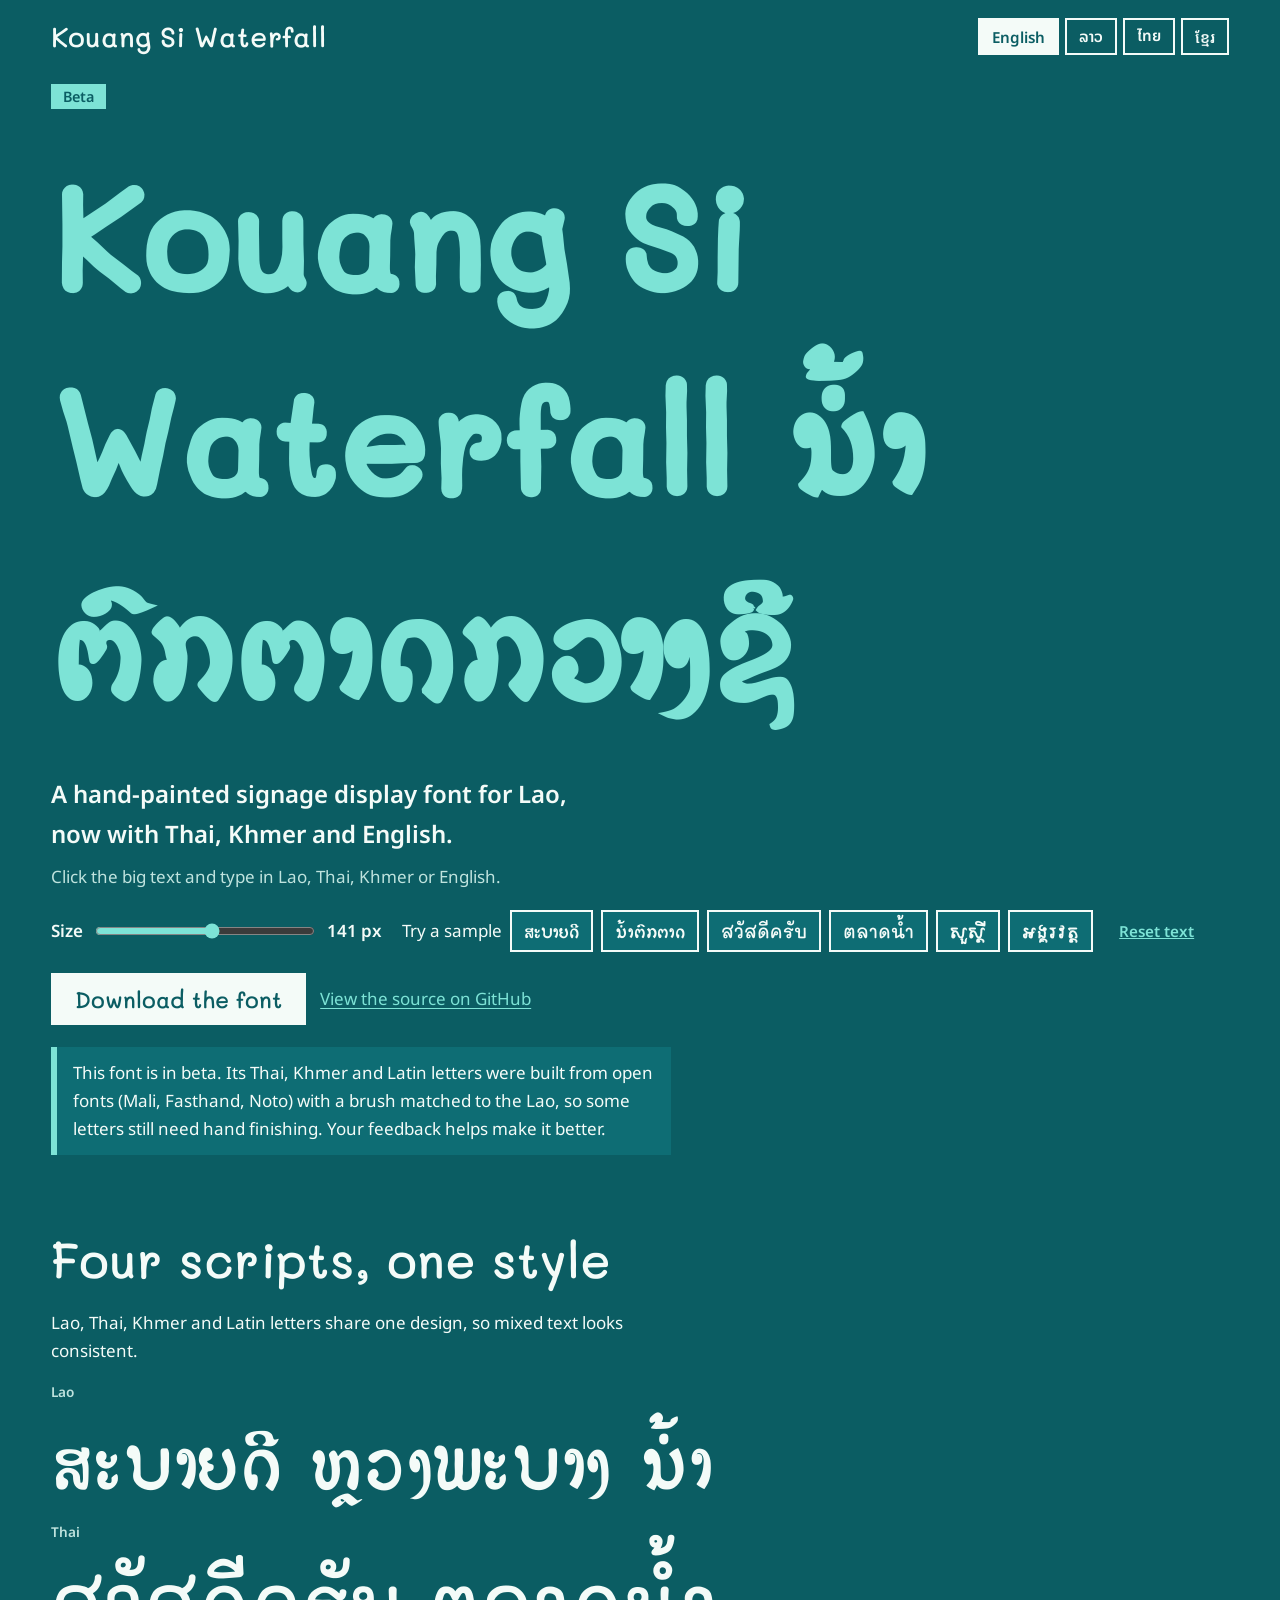
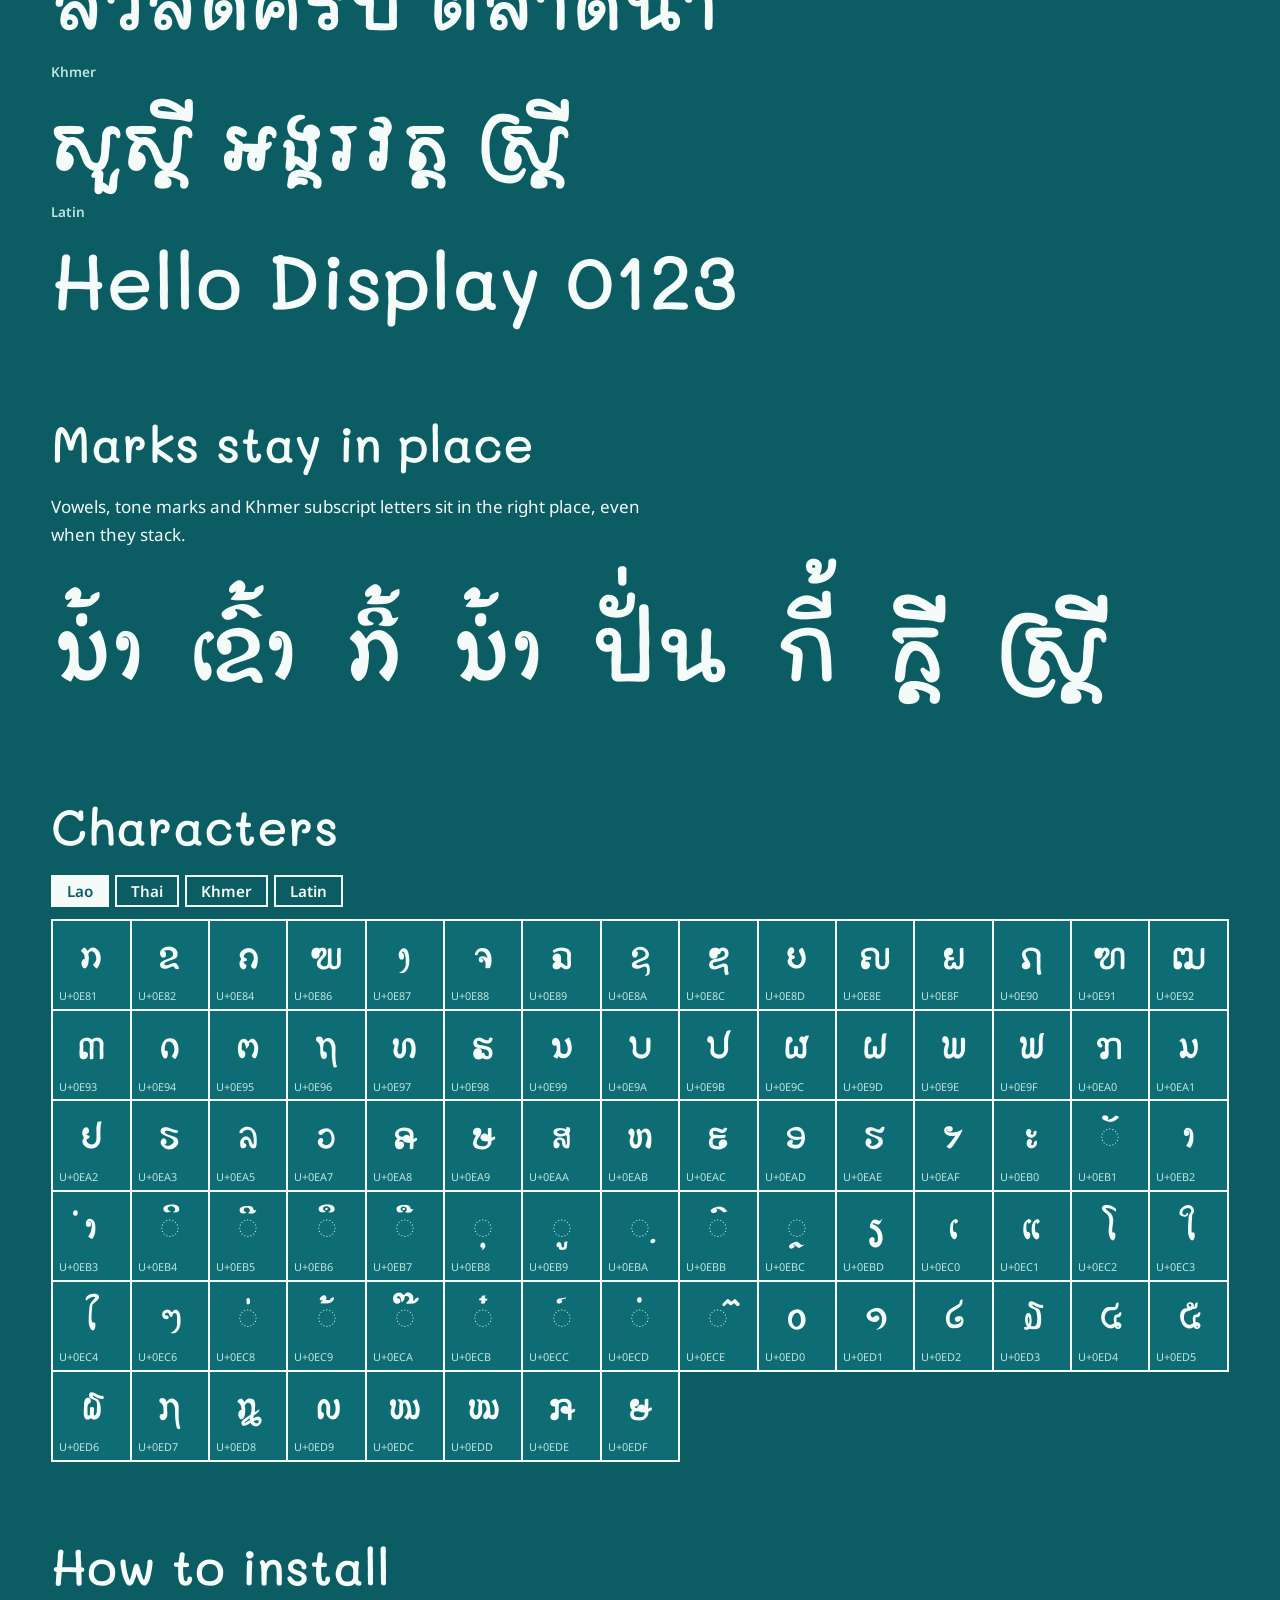
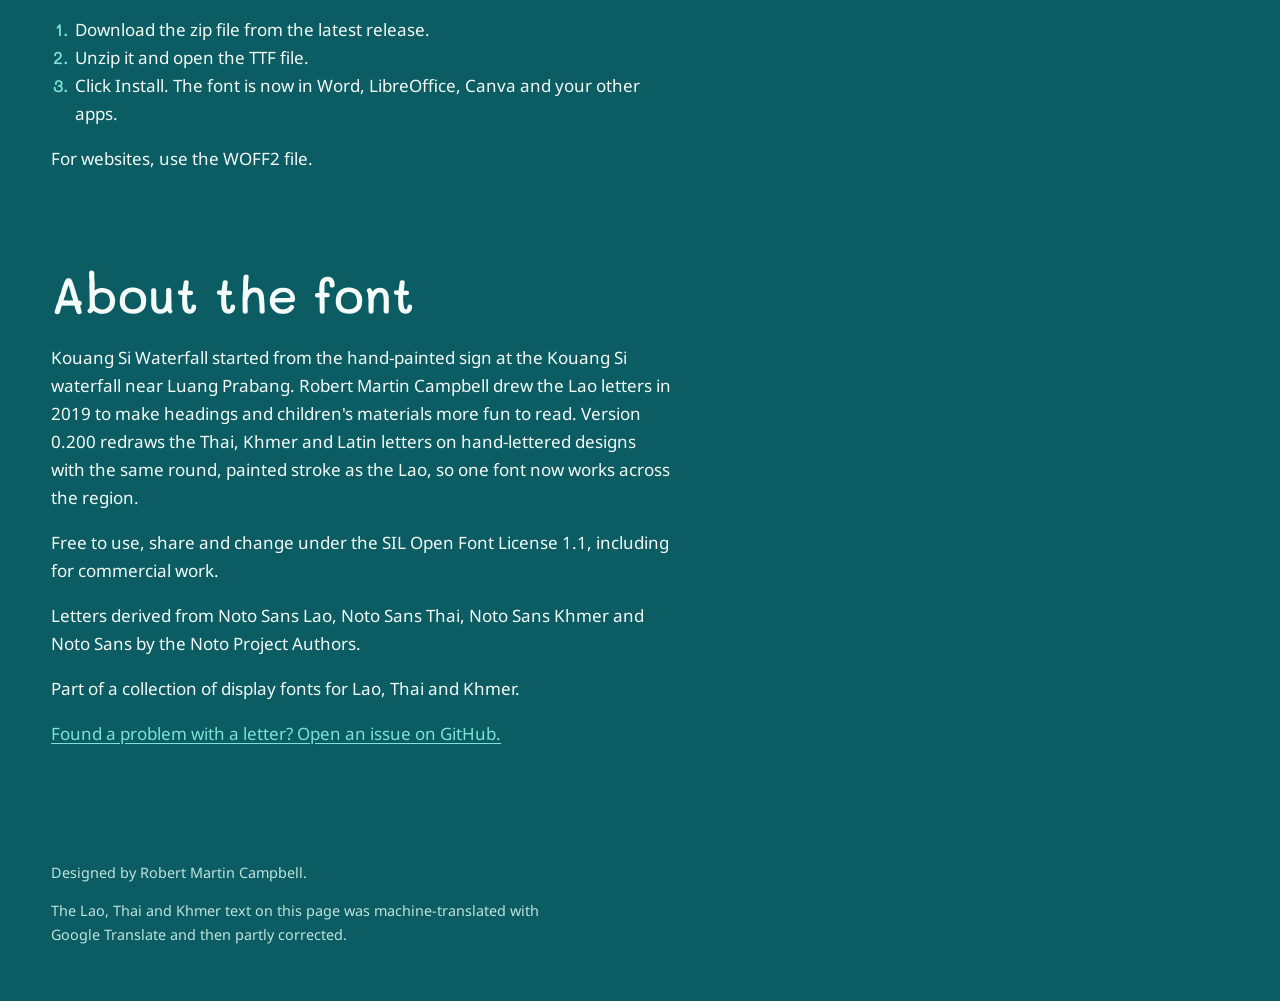
<file: docs/index.html>
<!doctype html>
<html lang="en">
<head>
<meta charset="utf-8">
<meta name="viewport" content="width=device-width, initial-scale=1">
<title>Kouang Si Waterfall ນ້ຳຕົກຕາດກວາງຊີ, a display font for Lao, Thai and Khmer</title>
<meta name="description" content="Kouang Si Waterfall (ນ້ຳຕົກຕາດກວາງຊີ) is a free, open-source sign-painting display font for Lao, Thai, Khmer and English. SIL Open Font License. Beta.">
<meta property="og:title" content="Kouang Si Waterfall ນ້ຳຕົກຕາດກວາງຊີ">
<meta property="og:description" content="A free sign-painting display font for Lao, Thai, Khmer and English.">
<meta property="og:image" content="https://rcampbellbassac.github.io/KouangSiWaterfall/og.png">
<link rel="icon" href="favicon.svg" type="image/svg+xml">
<link rel="preconnect" href="https://fonts.googleapis.com">
<link rel="preconnect" href="https://fonts.gstatic.com" crossorigin>
<link href="https://fonts.googleapis.com/css2?family=Noto+Sans:wght@400;600&family=Noto+Sans+Lao:wght@400;600&family=Noto+Sans+Thai:wght@400;600&family=Noto+Sans+Khmer:wght@400;600&display=swap" rel="stylesheet">
<link rel="preload" href="fonts/KouangSiWaterfall-Regular.woff2" as="font" type="font/woff2" crossorigin>
<style>
@font-face { font-family: "Kouang Si Waterfall"; src: url("fonts/KouangSiWaterfall-Regular.woff2") format("woff2"); font-display: block; }
:root {
  --bg: #0b5d63; --ink: #f4fbf8; --accent: #7de3d6; --panel: #0e6d74; --muted: #bfe3de;
  --display: "Kouang Si Waterfall", "Noto Sans Lao", "Noto Sans Thai", "Noto Sans Khmer", sans-serif;
  --body: "Noto Sans", "Noto Sans Lao", "Noto Sans Thai", "Noto Sans Khmer", system-ui, sans-serif;
  --gutter: clamp(16px, 4vw, 56px); --measure: 62ch;
}
* { box-sizing: border-box; }
html { -webkit-text-size-adjust: 100%; }
body { margin: 0; background: var(--bg); color: var(--ink); font: 1.0625rem/1.65 var(--body); }
html[lang=lo] body { font-family: "Noto Sans Lao", "Noto Sans", sans-serif; }
html[lang=th] body { font-family: "Noto Sans Thai", "Noto Sans", sans-serif; }
html[lang=km] body { font-family: "Noto Sans Khmer", "Noto Sans", sans-serif; line-height: 1.8; }
a { color: var(--accent); text-underline-offset: 3px; }
:focus-visible { outline: 3px solid var(--accent); outline-offset: 3px; }
.bar { display: flex; flex-wrap: wrap; gap: 12px 18px; align-items: center; justify-content: space-between; padding: 18px var(--gutter); }
.wordmark { font: 1.7rem/1.2 var(--display); color: var(--ink); text-decoration: none; }
.langs { display: flex; gap: 6px; flex-wrap: wrap; }
.langs button { font: 600 .95rem var(--body); cursor: pointer; background: transparent; color: var(--ink); border: 2px solid var(--ink); padding: 4px 12px; }
.langs button[aria-pressed=true] { background: var(--ink); color: var(--bg); }
.langs button:nth-child(2) { font-family: "Noto Sans Lao"; } .langs button:nth-child(3) { font-family: "Noto Sans Thai"; } .langs button:nth-child(4) { font-family: "Noto Sans Khmer"; }
.hero { padding: 1vh var(--gutter) 0; position: relative; }
.beta { display: inline-block; font: 600 .9rem var(--body); color: var(--bg); background: var(--accent); padding: 3px 12px; margin-bottom: .6rem; }
.tester { font-family: var(--display); font-size: var(--size, 11vw); line-height: 1.45; color: var(--accent); margin: 0; padding: .1em 0 .15em; outline: none; overflow-wrap: anywhere; min-height: 1.4em; caret-color: var(--ink); }
.tester:focus-visible { outline: 3px dashed var(--ink); outline-offset: 6px; }
.tagline { font-size: clamp(1.15rem, 2.2vw, 1.5rem); font-weight: 600; max-width: 40ch; margin: .3em 0 .6rem; }
.hint { color: var(--muted); margin: 0 0 1.2rem; }
.controls { display: flex; flex-wrap: wrap; gap: 12px 20px; align-items: center; margin-bottom: 1.3rem; }
.controls label { display: flex; align-items: center; gap: 10px; font-weight: 600; }
input[type=range] { accent-color: var(--accent); width: min(220px, 50vw); }
.chips { display: flex; flex-wrap: wrap; gap: 8px; align-items: center; }
.chip { font: 1.1rem var(--display); cursor: pointer; background: var(--panel); color: var(--ink); border: 2px solid var(--ink); padding: 4px 12px; }
.chip:hover { background: var(--ink); color: var(--bg); }
.reset { font: 600 .95rem var(--body); background: none; border: none; color: var(--accent); text-decoration: underline; cursor: pointer; }
.actions { display: flex; flex-wrap: wrap; gap: 14px; align-items: center; }
.download { font: 1.35rem/1 var(--display); background: var(--ink); color: var(--bg); text-decoration: none; padding: 16px 24px 14px; }
.download:hover { background: var(--accent); color: var(--bg); }
.beta-note { max-width: var(--measure); margin: 1.4rem 0 0; padding: 12px 16px; border-left: 6px solid var(--accent); background: var(--panel); }
main section { padding: clamp(44px, 8vh, 90px) var(--gutter) 0; }
h2 { font: clamp(1.8rem, 4vw, 3rem)/1.35 var(--display); margin: 0 0 .5rem; max-width: 24ch; }
p { max-width: var(--measure); }
.scriptlines { display: grid; gap: .2rem; margin-top: 1rem; }
.scriptlines div { font: clamp(2rem, 6vw, 4.6rem)/1.6 var(--display); overflow-wrap: anywhere; }
.scriptlines small { display: block; font: 600 .85rem var(--body); color: var(--muted); }
.stack { font: clamp(2.4rem, 7vw, 5.6rem)/1.75 var(--display); word-spacing: .2em; margin-top: 1rem; overflow-wrap: anywhere; }
.tabs { display: flex; gap: 6px; flex-wrap: wrap; margin-top: 1rem; }
.tabs button { font: 600 .95rem var(--body); cursor: pointer; background: transparent; color: var(--ink); border: 2px solid var(--ink); padding: 4px 14px; }
.tabs button[aria-selected=true] { background: var(--ink); color: var(--bg); }
.grid { display: grid; grid-template-columns: repeat(auto-fill, minmax(78px, 1fr)); gap: 0; border-top: 2px solid var(--ink); border-left: 2px solid var(--ink); margin-top: 12px; }
.cell { border-right: 2px solid var(--ink); border-bottom: 2px solid var(--ink); background: var(--panel); aspect-ratio: 1 / 1.15; display: flex; flex-direction: column; justify-content: space-between; padding: 4px 6px; }
.cell b { font: 400 2.3rem/1.6 var(--display); text-align: center; }
.cell small { font-size: .68rem; color: var(--muted); }
ol.steps { padding-left: 1.4em; max-width: var(--measure); }
ol.steps li::marker { font-family: var(--display); color: var(--accent); }
footer { padding: clamp(50px, 9vh, 100px) var(--gutter) 40px; }
footer p, .mt { font-size: .9rem; color: var(--muted); }
@media (prefers-reduced-motion: no-preference) { .tester { transition: font-size .15s; } }
</style>
</head>
<body>
<header class="bar">
  <a class="wordmark" href="#top">Kouang Si Waterfall</a>
  <div class="langs" role="group" aria-label="Language">
    <button type="button" data-lang="en">English</button><button type="button" data-lang="lo">ລາວ</button><button type="button" data-lang="th">ไทย</button><button type="button" data-lang="km">ខ្មែរ</button>
  </div>
</header>
<main id="top">
  <section class="hero" aria-label="Type tester">
    <span class="beta" data-i18n="beta">Beta</span>
    <h1 class="tester" id="tester" contenteditable="true" spellcheck="false" role="textbox" aria-multiline="true" aria-label="Editable sample text"></h1>
    <p class="tagline" data-f="tagline"></p>
    <p class="hint" data-i18n="tester_hint"></p>
    <div class="controls">
      <label><span data-i18n="size">Size</span> <input type="range" id="size" min="28" max="240" value="140"> <output id="sizeval"></output></label>
      <div class="chips" role="group" aria-label="Samples"><span data-i18n="samples">Try a sample</span><button class="chip" type="button">ສະບາຍດີ</button><button class="chip" type="button">ນ້ຳຕົກຕາດ</button><button class="chip" type="button">สวัสดีครับ</button><button class="chip" type="button">ตลาดน้ำ</button><button class="chip" type="button">សួស្តី</button><button class="chip" type="button">អង្គរវត្ត</button></div>
      <button class="reset" id="reset" type="button" data-i18n="reset">Reset text</button>
    </div>
    <div class="actions">
      <a class="download" href="https://github.com/rcampbellbassac/KouangSiWaterfall/releases/latest/download/KouangSiWaterfall.zip" data-i18n="download">Download the font</a>
      <a href="https://github.com/rcampbellbassac/KouangSiWaterfall" data-i18n="github">View the source on GitHub</a>
    </div>
    <p class="beta-note" data-i18n="beta_note"></p>
  </section>
  <section aria-labelledby="sc-h">
    <h2 id="sc-h" data-i18n="scripts_title"></h2>
    <p data-i18n="scripts_body"></p>
    <div class="scriptlines">
      <div lang="lo"><small data-i18n="lao">Lao</small>ສະບາຍດີ ຫຼວງພະບາງ ນ້ຳ</div>
      <div lang="th"><small data-i18n="thai">Thai</small>สวัสดีครับ ตลาดน้ำ</div>
      <div lang="km"><small data-i18n="khmer">Khmer</small>សួស្តី អង្គរវត្ត ស្ត្រី</div>
      <div lang="en"><small data-i18n="latin">Latin</small>Hello Display 0123</div>
    </div>
  </section>
  <section aria-labelledby="st-h">
    <h2 id="st-h" data-i18n="stack_title"></h2>
    <p data-i18n="stack_body"></p>
    <div class="stack">ນ້ຳ ເຂົ້າ ກີ້ ນ້ຳ ปั่น กี้ ក្ដី ស្ត្រី</div>
  </section>
  <section aria-labelledby="ch-h">
    <h2 id="ch-h" data-i18n="chars_title"></h2>
    <div class="tabs" role="tablist">
      <button role="tab" type="button" data-set="lao" aria-selected="true" data-i18n="lao">Lao</button>
      <button role="tab" type="button" data-set="thai" aria-selected="false" data-i18n="thai">Thai</button>
      <button role="tab" type="button" data-set="khmer" aria-selected="false" data-i18n="khmer">Khmer</button>
      <button role="tab" type="button" data-set="latin" aria-selected="false" data-i18n="latin">Latin</button>
    </div>
    <div class="grid" id="grid" role="tabpanel"></div>
  </section>
  <section aria-labelledby="in-h">
    <h2 id="in-h" data-i18n="install_title"></h2>
    <ol class="steps"><li data-i18n="install_1"></li><li data-i18n="install_2"></li><li data-i18n="install_3"></li></ol>
    <p data-i18n="install_web"></p>
  </section>
  <section aria-labelledby="ab-h">
    <h2 id="ab-h" data-i18n="about_title"></h2>
    <p data-f="about"></p>
    <p data-i18n="license"></p>
    <p data-i18n="credits"></p>
    <p data-i18n="collection"></p>
    <p><a href="https://github.com/rcampbellbassac/KouangSiWaterfall/issues" data-i18n="feedback"></a></p>
  </section>
</main>
<footer>
  <p data-i18n="made_by"></p>
  <p class="mt" data-i18n="mt_note"></p>
</footer>
<script>
const C = {"en": {"beta": "Beta", "beta_note": "This font is in beta. Its Thai, Khmer and Latin letters were built from open fonts (Mali, Fasthand, Noto) with a brush matched to the Lao, so some letters still need hand finishing. Your feedback helps make it better.", "download": "Download the font", "github": "View the source on GitHub", "tester_hint": "Click the big text and type in Lao, Thai, Khmer or English.", "size": "Size", "samples": "Try a sample", "reset": "Reset text", "scripts_title": "Four scripts, one style", "scripts_body": "Lao, Thai, Khmer and Latin letters share one design, so mixed text looks consistent.", "stack_title": "Marks stay in place", "stack_body": "Vowels, tone marks and Khmer subscript letters sit in the right place, even when they stack.", "chars_title": "Characters", "lao": "Lao", "thai": "Thai", "khmer": "Khmer", "latin": "Latin", "install_title": "How to install", "install_1": "Download the zip file from the latest release.", "install_2": "Unzip it and open the TTF file.", "install_3": "Click Install. The font is now in Word, LibreOffice, Canva and your other apps.", "install_web": "For websites, use the WOFF2 file.", "about_title": "About the font", "license": "Free to use, share and change under the SIL Open Font License 1.1, including for commercial work.", "credits": "Letters derived from Noto Sans Lao, Noto Sans Thai, Noto Sans Khmer and Noto Sans by the Noto Project Authors.", "feedback": "Found a problem with a letter? Open an issue on GitHub.", "made_by": "Designed by Robert Martin Campbell.", "collection": "Part of a collection of display fonts for Lao, Thai and Khmer.", "mt_note": "The Lao, Thai and Khmer text on this page was machine-translated with Google Translate and then partly corrected."}, "lo": {"beta": "ລຸ້ນທົດລອງ (Beta)", "beta_note": "ຟອນນີ້ຍັງຢູ່ໃນລຸ້ນທົດລອງ ໂດຍສ້າງຈາກຟອນເປີດ (Mali, Fasthand, Noto) ດ້ວຍການຈຳລອງລາຍເສັ້ນປາກກາ ຫຼື ຟອຍທາສີ ຕົວອັກສອນບາງຕົວຈຶ່ງຍັງຕ້ອງປັບແຕ່ງເພີ່ມເຕີມ ຄຳແນະນຳຂອງທ່ານຈະຊ່ວຍໃຫ້ຟອນນີ້ດີຂຶ້ນ.", "download": "ດາວໂຫຼດຟອນ", "github": "ເບິ່ງຊອດໂຄດໃນ GitHub", "tester_hint": "ຄລິກໃສ່ຂໍ້ຄວາມຂະໜາດໃຫຍ່ແລ້ວລອງພິມພາສາລາວ, ໄທ, ຂະເໝນ ຫຼື ອັງກິດ.", "size": "ຂະໜາດ", "samples": "ລອງຂໍ້ຄວາມຕົວຢ່າງ", "reset": "ລ້າງຂໍ້ຄວາມ", "scripts_title": "ສີ່ລະບົບອັກສອນ ໃນສະໄຕລ໌ດຽວ", "scripts_body": "ຕົວອັກສອນລາວ, ໄທ, ຂະເໝນ ແລະ ລາຕິນ ຖືກອອກແບບມາໃນແນວທາງດຽວກັນ ເຮັດໃຫ້ພິມປົນກັນໄດ້ຢ່າງກົມກືນ.", "stack_title": "ສະຫຼະ ແລະ ວັນນະຍຸດບໍ່ເຄື່ອນ", "stack_body": "ສະຫຼະ, ວັນນະຍຸດ ແລະ ຕົວຫ້ອຍຂະເໝນ ວາງຢູ່ໃນຕຳແໜ່ງທີ່ຖືກຕ້ອງ ເຖິງແມ່ນວ່າຈະຊ້ອນກັນຫຼາຍຊັ້ນກໍຕາມ.", "chars_title": "ຊຸດຕົວອັກສອນ", "lao": "ລາວ", "thai": "ໄທ", "khmer": "ຂະເໝນ", "latin": "ລາຕິນ", "install_title": "ວິທີຕິດຕັ້ງ", "install_1": "ດາວໂຫຼດໄຟລ໌ zip ຈາກລຸ້ນຫຼ້າສຸດ.", "install_2": "ແຕກໄຟລ໌ zip ແລ້ວເປີດໄຟລ໌ TTF.", "install_3": "ກົດຕິດຕັ້ງ (Install) ແລ້ວຟອນຈະພ້ອມໃຊ້ໃນ Word, LibreOffice, Canva ແລະ ໂປຣແກຣມອື່ນໆທັນທີ.", "install_web": "ສຳລັບເວັບໄຊ ໃຫ້ໃຊ້ໄຟລ໌ WOFF2.", "about_title": "ກ່ຽວກັບຟອນນີ້", "license": "ໃຊ້ງານ, ແບ່ງປັນ ແລະ ດັດແປງໄດ້ຟຣີພາຍໃຕ້ສັນຍາອະນຸຍາດ SIL Open Font License 1.1 ລວມເຖິງວຽກການຄ້າ.", "credits": "ພັດທະນາຕໍ່ຍອດຕົວອັກສອນຈາກ Noto Sans Lao, Noto Sans Thai, Noto Sans Khmer ແລະ Noto Sans ໂດຍກຸ່ມຜູ້ພັດທະນາໂຄງການ Noto.", "feedback": "ພົບບັນຫາກ່ຽວກັບຕົວອັກສອນບໍ? ແຈ້ງບັນຫາ (Issue) ໄດ້ໃນ GitHub.", "made_by": "ອອກແບບໂດຍ Robert Martin Campbell.", "collection": "ສ່ວນໜຶ່ງຂອງຊຸດຟອນພາດຫົວສຳລັບພາສາລາວ, ໄທ ແລະ ຂະເໝນ.", "mt_note": "ຂໍ້ຄວາມພາສາລາວ, ໄທ ແລະ ຂະເໝນໃນໜ້ານີ້ແປໂດຍຜູ້ຊ່ວຍ AI ແລະ ຍັງບໍ່ທັນໄດ້ຮັບການກວດກາຈາກເຈົ້າຂອງພາສາ."}, "th": {"beta": "รุ่นทดสอบ (Beta)", "beta_note": "ฟอนต์นี้อยู่ในรุ่นทดสอบ สร้างขึ้นจากฟอนต์โอเพนซอร์ส (Mali, Fasthand, Noto) ด้วยการจำลองเส้นปากกาหรือพู่กัน ตัวอักษรบางตัวจึงยังต้องเก็บรายละเอียดด้วยมือเพิ่มเติม ความคิดเห็นของคุณจะช่วยให้ฟอนต์นี้ดียิ่งขึ้น", "download": "ดาวน์โหลดฟอนต์", "github": "ดูซอร์สโค้ดบน GitHub", "tester_hint": "คลิกที่ข้อความขนาดใหญ่เพื่อลองพิมพ์ภาษาลาว ไทย เขมร หรืออังกฤษ", "size": "ขนาด", "samples": "ลองข้อความตัวอย่าง", "reset": "รีเซ็ตข้อความ", "scripts_title": "สี่ชุดอักษร ในสไตล์เดียว", "scripts_body": "ตัวอักษรลาว ไทย เขมร และละติน ออกแบบมาในทิศทางเดียวกัน เมื่อพิมพ์ผสมกันจึงดูกลมกลืนเป็นเนื้อเดียว", "stack_title": "สระและวรรณยุกต์ไม่ลอยหรือทับกัน", "stack_body": "สระ วรรณยุกต์ และเชิงอักษรเขมร อยู่ในตำแหน่งที่พอดี แม้จะซ้อนกันหลายชั้น", "chars_title": "ชุดตัวอักษร", "lao": "ลาว", "thai": "ไทย", "khmer": "เขมร", "latin": "ละติน", "install_title": "วิธีติดตั้ง", "install_1": "ดาวน์โหลดไฟล์ zip จากรุ่นล่าสุด", "install_2": "แตกไฟล์ zip แล้วเปิดไฟล์ TTF", "install_3": "คลิก ติดตั้ง (Install) ฟอนต์จะพร้อมใช้งานใน Word, LibreOffice, Canva และแอปอื่นๆ ทันที", "install_web": "สำหรับเว็บไซต์ ให้ใช้ไฟล์ WOFF2", "about_title": "เกี่ยวกับฟอนต์", "license": "ใช้งาน แชร์ และดัดแปลงได้ฟรีภายใต้สัญญาอนุญาต SIL Open Font License 1.1 รวมถึงงานเชิงพาณิชย์", "credits": "พัฒนาต่อยอดตัวอักษรจาก Noto Sans Lao, Noto Sans Thai, Noto Sans Khmer และ Noto Sans โดยคณะผู้พัฒนาโครงการ Noto", "feedback": "พบปัญหาตัวอักษรใช่ไหม? เปิด Issue แจ้งบน GitHub ได้เลย", "made_by": "ออกแบบโดย Robert Martin Campbell", "collection": "ส่วนหนึ่งของชุดฟอนต์พาดหัวสำหรับภาษาลาว ไทย และเขมร", "mt_note": "ข้อความภาษาลาว ไทย และเขมรในหน้านี้แปลโดยผู้ช่วย AI และยังไม่ได้รับการตรวจทานจากเจ้าของภาษา"}, "km": {"beta": "កំណែសាកល្បង (Beta)", "beta_note": "ពុម្ពអក្សរនេះស្ថិតក្នុងកំណែសាកល្បងនៅឡើយ។ វាត្រូវបានបង្កើតឡើងពីពុម្ពអក្សរបើកចំហ (Mali, Fasthand, Noto) ដោយប្រើបច្ចេកទេសត្រាប់តាមគំនូសប៊ិច ឬជក់ ដូច្នេះអក្សរខ្លះនៅត្រូវការកែសម្រួលដោយដៃបន្ថែមទៀត។ មតិយោបល់របស់អ្នកជួយឱ្យពុម្ពអក្សរនេះកាន់តែប្រសើរឡើង។", "download": "ទាញយកពុម្ពអក្សរ", "github": "មើលកូដដើមនៅលើ GitHub", "tester_hint": "ចុចលើអត្ថបទធំ រួចសាកល្បងវាយអក្សរឡាវ ថៃ ខ្មែរ ឬអង់គ្លេស។", "size": "ទំហំ", "samples": "សាកល្បងអត្ថបទគំរូ", "reset": "កំណត់អត្ថបទឡើងវិញ", "scripts_title": "តួអក្សរ चारភាសា ក្នុងរចនាបថតែមួយ", "scripts_body": "អក្សរឡាវ ថៃ ខ្មែរ និងឡាតាំង មានរចនាបថរួមគ្នា ធ្វើឱ្យការសរសេរលាយភាសាមើលទៅស៊ីសង្វាក់គ្នា។", "stack_title": "ស្រៈ និងជើងអក្សរស្ថិតនៅចំទីតាំង", "stack_body": "ស្រៈ វណ្ណយុត្ត និងជើងអក្សរខ្មែរ ស្ថិតនៅទីតាំងត្រឹមត្រូវ ទោះបីជាតម្រួតលើគ្នាច្រើនជាន់ក៏ដោយ។", "chars_title": "តួអក្សរទាំងអស់", "lao": "ឡាវ", "thai": "ថៃ", "khmer": "ខ្មែរ", "latin": "ឡាតាំង", "install_title": "របៀបដំឡើង", "install_1": "ទាញយកឯកសារ zip ពីកំណែចុងក្រោយបំផុត។", "install_2": "ពន្លាឯកសារ zip រួចបើកឯកសារ TTF។", "install_3": "ចុចដំឡើង (Install)។ ឥឡូវនេះអ្នកអាចប្រើពុម្ពអក្សរនេះក្នុង Word, LibreOffice, Canva និងកម្មវិធីផ្សេងទៀតបានហើយ។", "install_web": "សម្រាប់គេហទំព័រ សូមប្រើឯកសារ WOFF2។", "about_title": "អំពីពុម្ពអក្សរនេះ", "license": "អាចប្រើប្រាស់ ចែករំលែក និងកែប្រែបានដោយឥតគិតថ្លៃក្រោមអាជ្ញាប័ណ្ណ SIL Open Font License 1.1 រួមទាំងសម្រាប់ការងារពាណិជ្ជកម្មផងដែរ។", "credits": "តួអក្សរត្រូវបានអភិវឌ្ឍបន្តពី Noto Sans Lao, Noto Sans Thai, Noto Sans Khmer និង Noto Sans របស់ក្រុមអ្នកនិពន្ធគម្រោង Noto។", "feedback": "ប្រទះឃើញបញ្ហាលើតួអក្សរណាមួយមែនទេ? សូមបើក Issue នៅលើ GitHub។", "made_by": "រចនាដោយ Robert Martin Campbell។", "collection": "ផ្នែកមួយនៃកម្រងពុម្ពអក្សរក្បាច់សម្រាប់ភាសាឡាវ ថៃ និងខ្មែរ។", "mt_note": "អត្ថបទភាសាឡាវ ថៃ និងខ្មែរនៅលើទំព័រនេះ ត្រូវបានបកប្រែដោយជំនួយការ AI ហើយមិនទាន់ទទួលបានការត្រួតពិនិត្យដោយជនជាតិដើមនៅឡើយទេ។"}};
const F = {"en": {"tagline": "A hand-painted signage display font for Lao, now with Thai, Khmer and English.", "about": "Kouang Si Waterfall started from the hand-painted sign at the Kouang Si waterfall near Luang Prabang. Robert Martin Campbell drew the Lao letters in 2019 to make headings and children's materials more fun to read. Version 0.200 redraws the Thai, Khmer and Latin letters on hand-lettered designs with the same round, painted stroke as the Lao, so one font now works across the region."}, "lo": {"tagline": "ຟອນປ້າຍຂຽນດ້ວຍມືສຳລັບພາສາລາວ ບັດນີ້ຮອງຮັບພາສາໄທ, ຂະເໝນ ແລະ ອັງກິດແລ້ວ.", "about": "ຟອນ Kouang Si Waterfall ມີຕົ້ນກຳເນີດມາຈາກປ້າຍຂຽນດ້ວຍມືຢູ່ຕາດກວາງຊີ ໃກ້ກັບຫຼວງພະບາງ (Luang Prabang). Robert Martin Campbell ໄດ້ແຕ້ມຕົວອັກສອນລາວຂຶ້ນໃນປີ 2019 ເພື່ອໃຫ້ຫົວຂໍ້ ແລະ ປຶ້ມສຳລັບເດັກນ້ອຍອ່ານມ່ວນຍິ່ງຂຶ້ນ. ຮຸ່ນ 0.200 ນີ້ໄດ້ເພີ່ມຕົວອັກສອນໄທ, ຂະເໝນ ແລະ ລາຕິນ ທີ່ແຕ້ມດ້ວຍຟອຍອ່ອນໃຫ້ເຂົ້າກັບລາຍເສັ້ນພາສາລາວ ເຮັດໃຫ້ຟອນດຽວນີ້ສາມາດໃຊ້ຮ່ວມກັນໄດ້ທົ່ວທັງພາກພື້ນ."}, "th": {"tagline": "ฟอนต์ป้ายเขียนมือสำหรับภาษาลาว วันนี้รองรับภาษาไทย เขมร และอังกฤษแล้ว", "about": "ฟอนต์ Kouang Si Waterfall มีจุดเริ่มต้นจากป้ายเขียนมือที่น้ำตกกวางสี ใกล้เมืองหลวงพระบาง (Luang Prabang) โดย Robert Martin Campbell วาดตัวอักษรลาวขึ้นในปี 2019 เพื่อให้หัวข้อและสื่อสำหรับเด็กอ่านสนุกยิ่งขึ้น ในรุ่น 0.200 ได้เพิ่มตัวอักษรไทย เขมร และละติน ที่วาดด้วยฝีแปรงนุ่มนวลกลมกลืนกับเส้นสายภาษาลาว ทำให้ฟอนต์เดียวใช้งานได้ครอบคลุมทั้งภูมิภาค"}, "km": {"tagline": "ពុម្ពអក្សរស្លាកសញ្ញាគូរដោយដៃសម្រាប់ភាសាឡាវ ឥឡូវនេះមានភាសាថៃ ខ្មែរ និងអង់គ្លេស។", "about": "ពុម្ពអក្សរ Kouang Si Waterfall មានប្រភពចេញពីស្លាកសញ្ញាគូរដោយដៃនៅទឹកធ្លាក់កួងស៊ី ក្បែរទីក្រុងហ្លួងព្រះបាង (Luang Prabang)។ លោក Robert Martin Campbell បានគូរអក្សរឡាវនៅឆ្នាំ 2019 ដើម្បីឱ្យចំណងជើង និងសម្ភារៈសម្រាប់កុមារកាន់តែជក់ចិត្តក្នុងការអាន។ កំណែ 0.200 បានបន្ថែមអក្សរថៃ ខ្មែរ និងឡាតាំង ដែលគូរដោយជក់ទន់ស៊ីគ្នាជាមួយទម្រង់អក្សរឡាវ ធ្វើឱ្យពុម្ពអក្សរតែមួយនេះអាចប្រើប្រាស់បានទូទាំងតំបន់។"}};
const DEFAULT = {"en": "Kouang Si Waterfall ນ້ຳຕົກຕາດກວາງຊີ", "lo": "ສະບາຍດີ ຫຼວງພະບາງ", "th": "สวัสดีครับ ตลาดน้ำ", "km": "សួស្តី អង្គរវត្ត"};
const SETS = {
  lao: [...Array(0x80).keys()].map(i => 0x0E80 + i),
  thai: [...Array(0x5C).keys()].map(i => 0x0E00 + i),
  khmer: [...Array(0x7E).keys()].map(i => 0x1780 + i),
  latin: [...Array(0x5F).keys()].map(i => 0x20 + i).filter(c => c > 0x20),
};
const COVER = [32, 33, 34, 35, 36, 37, 38, 39, 40, 41, 42, 43, 44, 45, 46, 47, 48, 49, 50, 51, 52, 53, 54, 55, 56, 57, 58, 59, 60, 61, 62, 63, 64, 65, 66, 67, 68, 69, 70, 71, 72, 73, 74, 75, 76, 77, 78, 79, 80, 81, 82, 83, 84, 85, 86, 87, 88, 89, 90, 91, 92, 93, 94, 95, 96, 97, 98, 99, 100, 101, 102, 103, 104, 105, 106, 107, 108, 109, 110, 111, 112, 113, 114, 115, 116, 117, 118, 119, 120, 121, 122, 123, 124, 125, 126, 160, 161, 162, 163, 164, 165, 166, 167, 168, 169, 170, 171, 172, 173, 174, 175, 176, 177, 178, 179, 180, 181, 182, 183, 184, 185, 186, 187, 188, 189, 190, 191, 192, 193, 194, 195, 196, 197, 198, 199, 200, 201, 202, 203, 204, 205, 206, 207, 208, 209, 210, 211, 212, 213, 214, 215, 216, 217, 218, 219, 220, 221, 222, 223, 224, 225, 226, 227, 228, 229, 230, 231, 232, 233, 234, 235, 236, 237, 238, 239, 240, 241, 242, 243, 244, 245, 246, 247, 248, 249, 250, 251, 252, 253, 254, 255, 256, 257, 258, 259, 260, 261, 262, 263, 264, 265, 266, 267, 268, 269, 270, 271, 272, 273, 274, 275, 276, 277, 278, 279, 280, 281, 282, 283, 284, 285, 286, 287, 288, 289, 290, 291, 292, 293, 294, 295, 296, 297, 298, 299, 300, 301, 302, 303, 304, 305, 306, 307, 308, 309, 310, 311, 312, 313, 314, 315, 316, 317, 318, 319, 320, 321, 322, 323, 324, 325, 326, 327, 328, 329, 330, 331, 332, 333, 334, 335, 336, 337, 338, 339, 340, 341, 342, 343, 344, 345, 346, 347, 348, 349, 350, 351, 352, 353, 354, 355, 356, 357, 358, 359, 360, 361, 362, 363, 364, 365, 366, 367, 368, 369, 370, 371, 372, 373, 374, 375, 376, 377, 378, 379, 380, 381, 382, 383, 384, 385, 386, 387, 388, 389, 390, 391, 392, 393, 394, 395, 396, 397, 398, 399, 400, 401, 402, 403, 404, 405, 406, 407, 408, 409, 410, 411, 412, 413, 414, 415, 416, 417, 418, 419, 420, 421, 422, 423, 424, 425, 426, 427, 428, 429, 430, 431, 432, 433, 434, 435, 436, 437, 438, 439, 440, 441, 442, 443, 444, 445, 446, 447, 448, 449, 450, 451, 452, 453, 454, 455, 456, 457, 458, 459, 460, 461, 462, 463, 464, 465, 466, 467, 468, 469, 470, 471, 472, 473, 474, 475, 476, 477, 478, 479, 480, 481, 482, 483, 484, 485, 486, 487, 488, 489, 490, 491, 492, 493, 494, 495, 496, 497, 498, 499, 500, 501, 502, 503, 504, 505, 506, 507, 508, 509, 510, 511, 512, 513, 514, 515, 516, 517, 518, 519, 520, 521, 522, 523, 524, 525, 526, 527, 528, 529, 530, 531, 532, 533, 534, 535, 536, 537, 538, 539, 540, 541, 542, 543, 544, 545, 546, 547, 548, 549, 550, 551, 552, 553, 554, 555, 556, 557, 558, 559, 560, 561, 562, 563, 564, 565, 566, 567, 568, 569, 570, 571, 572, 573, 574, 575, 576, 577, 578, 579, 580, 581, 582, 583, 584, 585, 586, 587, 588, 589, 590, 591, 700, 710, 711, 728, 729, 730, 731, 732, 733, 768, 769, 770, 771, 772, 773, 774, 775, 776, 777, 778, 779, 780, 781, 782, 783, 784, 785, 786, 787, 788, 789, 790, 791, 792, 793, 794, 795, 796, 797, 798, 799, 800, 801, 802, 803, 804, 805, 806, 807, 808, 809, 810, 811, 812, 813, 814, 815, 816, 817, 818, 819, 820, 821, 822, 823, 824, 825, 826, 827, 828, 829, 830, 831, 832, 833, 834, 835, 836, 837, 838, 839, 840, 841, 842, 843, 844, 845, 846, 847, 848, 849, 850, 851, 852, 853, 854, 855, 856, 857, 858, 859, 860, 861, 862, 863, 864, 865, 866, 867, 868, 869, 870, 871, 872, 873, 874, 875, 876, 877, 878, 879, 916, 937, 956, 960, 3585, 3586, 3587, 3588, 3589, 3590, 3591, 3592, 3593, 3594, 3595, 3596, 3597, 3598, 3599, 3600, 3601, 3602, 3603, 3604, 3605, 3606, 3607, 3608, 3609, 3610, 3611, 3612, 3613, 3614, 3615, 3616, 3617, 3618, 3619, 3620, 3621, 3622, 3623, 3624, 3625, 3626, 3627, 3628, 3629, 3630, 3631, 3632, 3633, 3634, 3635, 3636, 3637, 3638, 3639, 3640, 3641, 3642, 3647, 3648, 3649, 3650, 3651, 3652, 3653, 3654, 3655, 3656, 3657, 3658, 3659, 3660, 3661, 3662, 3663, 3664, 3665, 3666, 3667, 3668, 3669, 3670, 3671, 3672, 3673, 3674, 3675, 3713, 3714, 3716, 3718, 3719, 3720, 3721, 3722, 3724, 3725, 3726, 3727, 3728, 3729, 3730, 3731, 3732, 3733, 3734, 3735, 3736, 3737, 3738, 3739, 3740, 3741, 3742, 3743, 3744, 3745, 3746, 3747, 3749, 3751, 3752, 3753, 3754, 3755, 3756, 3757, 3758, 3759, 3760, 3761, 3762, 3763, 3764, 3765, 3766, 3767, 3768, 3769, 3770, 3771, 3772, 3773, 3776, 3777, 3778, 3779, 3780, 3782, 3784, 3785, 3786, 3787, 3788, 3789, 3790, 3792, 3793, 3794, 3795, 3796, 3797, 3798, 3799, 3800, 3801, 3804, 3805, 3806, 3807, 6016, 6017, 6018, 6019, 6020, 6021, 6022, 6023, 6024, 6025, 6026, 6027, 6028, 6029, 6030, 6031, 6032, 6033, 6034, 6035, 6036, 6037, 6038, 6039, 6040, 6041, 6042, 6043, 6044, 6045, 6046, 6047, 6048, 6049, 6050, 6051, 6052, 6053, 6054, 6055, 6056, 6057, 6058, 6059, 6060, 6061, 6062, 6063, 6064, 6065, 6066, 6067, 6068, 6069, 6070, 6071, 6072, 6073, 6074, 6075, 6076, 6077, 6078, 6079, 6080, 6081, 6082, 6083, 6084, 6085, 6086, 6087, 6088, 6089, 6090, 6091, 6092, 6093, 6094, 6095, 6096, 6097, 6098, 6099, 6100, 6101, 6102, 6103, 6104, 6105, 6106, 6107, 6108, 6109, 6112, 6113, 6114, 6115, 6116, 6117, 6118, 6119, 6120, 6121, 6128, 6129, 6130, 6131, 6132, 6133, 6134, 6135, 6136, 6137, 6624, 6625, 6626, 6627, 6628, 6629, 6630, 6631, 6632, 6633, 6634, 6635, 6636, 6637, 6638, 6639, 6640, 6641, 6642, 6643, 6644, 6645, 6646, 6647, 6648, 6649, 6650, 6651, 6652, 6653, 6654, 6655, 7680, 7681, 7682, 7683, 7684, 7685, 7686, 7687, 7688, 7689, 7690, 7691, 7692, 7693, 7694, 7695, 7696, 7697, 7698, 7699, 7700, 7701, 7702, 7703, 7704, 7705, 7706, 7707, 7708, 7709, 7710, 7711, 7712, 7713, 7714, 7715, 7716, 7717, 7718, 7719, 7720, 7721, 7722, 7723, 7724, 7725, 7726, 7727, 7728, 7729, 7730, 7731, 7732, 7733, 7734, 7735, 7736, 7737, 7738, 7739, 7740, 7741, 7742, 7743, 7744, 7745, 7746, 7747, 7748, 7749, 7750, 7751, 7752, 7753, 7754, 7755, 7756, 7757, 7758, 7759, 7760, 7761, 7762, 7763, 7764, 7765, 7766, 7767, 7768, 7769, 7770, 7771, 7772, 7773, 7774, 7775, 7776, 7777, 7778, 7779, 7780, 7781, 7782, 7783, 7784, 7785, 7786, 7787, 7788, 7789, 7790, 7791, 7792, 7793, 7794, 7795, 7796, 7797, 7798, 7799, 7800, 7801, 7802, 7803, 7804, 7805, 7806, 7807, 7808, 7809, 7810, 7811, 7812, 7813, 7814, 7815, 7816, 7817, 7818, 7819, 7820, 7821, 7822, 7823, 7824, 7825, 7826, 7827, 7828, 7829, 7830, 7831, 7832, 7833, 7834, 7835, 7836, 7837, 7838, 7839, 7840, 7841, 7842, 7843, 7844, 7845, 7846, 7847, 7848, 7849, 7850, 7851, 7852, 7853, 7854, 7855, 7856, 7857, 7858, 7859, 7860, 7861, 7862, 7863, 7864, 7865, 7866, 7867, 7868, 7869, 7870, 7871, 7872, 7873, 7874, 7875, 7876, 7877, 7878, 7879, 7880, 7881, 7882, 7883, 7884, 7885, 7886, 7887, 7888, 7889, 7890, 7891, 7892, 7893, 7894, 7895, 7896, 7897, 7898, 7899, 7900, 7901, 7902, 7903, 7904, 7905, 7906, 7907, 7908, 7909, 7910, 7911, 7912, 7913, 7914, 7915, 7916, 7917, 7918, 7919, 7920, 7921, 7922, 7923, 7924, 7925, 7926, 7927, 7928, 7929, 7930, 7931, 7932, 7933, 7934, 7935, 8192, 8193, 8194, 8195, 8196, 8197, 8198, 8199, 8200, 8201, 8202, 8203, 8204, 8205, 8206, 8207, 8208, 8209, 8210, 8211, 8212, 8213, 8214, 8215, 8216, 8217, 8218, 8219, 8220, 8221, 8222, 8223, 8224, 8225, 8226, 8227, 8228, 8229, 8230, 8231, 8232, 8233, 8234, 8235, 8236, 8237, 8238, 8239, 8240, 8241, 8242, 8243, 8244, 8245, 8246, 8247, 8248, 8249, 8250, 8251, 8252, 8253, 8254, 8255, 8256, 8257, 8258, 8259, 8260, 8261, 8262, 8263, 8264, 8265, 8266, 8267, 8268, 8269, 8270, 8271, 8272, 8273, 8274, 8275, 8276, 8277, 8278, 8279, 8280, 8281, 8282, 8283, 8284, 8285, 8286, 8287, 8288, 8289, 8290, 8291, 8292, 8294, 8295, 8296, 8297, 8298, 8299, 8300, 8301, 8302, 8303, 8304, 8305, 8308, 8309, 8310, 8311, 8312, 8313, 8314, 8315, 8316, 8317, 8318, 8319, 8320, 8321, 8322, 8323, 8324, 8325, 8326, 8327, 8328, 8329, 8330, 8331, 8332, 8333, 8334, 8336, 8337, 8338, 8339, 8340, 8341, 8342, 8343, 8344, 8345, 8346, 8347, 8348, 8352, 8353, 8354, 8355, 8356, 8357, 8358, 8359, 8360, 8361, 8362, 8363, 8364, 8365, 8366, 8367, 8368, 8369, 8370, 8371, 8372, 8373, 8374, 8375, 8376, 8377, 8378, 8379, 8380, 8381, 8382, 8383, 8384, 8448, 8449, 8450, 8451, 8452, 8453, 8454, 8455, 8456, 8457, 8458, 8459, 8460, 8461, 8462, 8463, 8464, 8465, 8466, 8467, 8468, 8469, 8470, 8471, 8472, 8473, 8474, 8475, 8476, 8477, 8478, 8479, 8480, 8481, 8482, 8483, 8484, 8485, 8486, 8487, 8488, 8489, 8490, 8491, 8492, 8493, 8494, 8495, 8496, 8497, 8498, 8499, 8500, 8501, 8502, 8503, 8504, 8505, 8506, 8507, 8508, 8509, 8510, 8511, 8512, 8513, 8514, 8515, 8516, 8517, 8518, 8519, 8520, 8521, 8522, 8523, 8524, 8525, 8526, 8527, 8528, 8529, 8530, 8531, 8532, 8533, 8534, 8535, 8536, 8537, 8538, 8539, 8540, 8541, 8542, 8543, 8579, 8580, 8585, 8592, 8593, 8594, 8595, 8596, 8597, 8598, 8599, 8600, 8601, 8602, 8603, 8604, 8605, 8606, 8607, 8608, 8609, 8610, 8611, 8612, 8613, 8614, 8615, 8616, 8617, 8618, 8619, 8620, 8621, 8622, 8623, 8624, 8625, 8626, 8627, 8628, 8629, 8630, 8631, 8632, 8633, 8634, 8635, 8636, 8637, 8638, 8639, 8640, 8641, 8642, 8643, 8644, 8645, 8646, 8647, 8648, 8649, 8650, 8651, 8652, 8653, 8654, 8655, 8656, 8657, 8658, 8659, 8660, 8661, 8662, 8663, 8664, 8665, 8666, 8667, 8668, 8669, 8670, 8671, 8672, 8673, 8674, 8675, 8676, 8677, 8678, 8679, 8680, 8681, 8682, 8683, 8684, 8685, 8686, 8687, 8688, 8689, 8690, 8691, 8692, 8693, 8694, 8695, 8696, 8697, 8698, 8699, 8700, 8701, 8702, 8703, 8704, 8705, 8706, 8707, 8708, 8709, 8710, 8711, 8712, 8713, 8714, 8715, 8716, 8717, 8718, 8719, 8720, 8721, 8722, 8723, 8724, 8725, 8726, 8727, 8728, 8729, 8730, 8731, 8732, 8733, 8734, 8735, 8736, 8737, 8738, 8739, 8740, 8741, 8742, 8743, 8744, 8745, 8746, 8747, 8748, 8749, 8750, 8751, 8752, 8753, 8754, 8755, 8756, 8757, 8758, 8759, 8760, 8761, 8762, 8763, 8764, 8765, 8766, 8767, 8768, 8769, 8770, 8771, 8772, 8773, 8774, 8775, 8776, 8777, 8778, 8779, 8780, 8781, 8782, 8783, 8784, 8785, 8786, 8787, 8788, 8789, 8790, 8791, 8792, 8793, 8794, 8795, 8796, 8797, 8798, 8799, 8800, 8801, 8802, 8803, 8804, 8805, 8806, 8807, 8808, 8809, 8810, 8811, 8812, 8813, 8814, 8815, 8816, 8817, 8818, 8819, 8820, 8821, 8822, 8823, 8824, 8825, 8826, 8827, 8828, 8829, 8830, 8831, 8832, 8833, 8834, 8835, 8836, 8837, 8838, 8839, 8840, 8841, 8842, 8843, 8844, 8845, 8846, 8847, 8848, 8849, 8850, 8851, 8852, 8853, 8854, 8855, 8856, 8857, 8858, 8859, 8860, 8861, 8862, 8863, 8864, 8865, 8866, 8867, 8868, 8869, 8870, 8871, 8872, 8873, 8874, 8875, 8876, 8877, 8878, 8879, 8880, 8881, 8882, 8883, 8884, 8885, 8886, 8887, 8888, 8889, 8890, 8891, 8892, 8893, 8894, 8895, 8896, 8897, 8898, 8899, 8900, 8901, 8902, 8903, 8904, 8905, 8906, 8907, 8908, 8909, 8910, 8911, 8912, 8913, 8914, 8915, 8916, 8917, 8918, 8919, 8920, 8921, 8922, 8923, 8924, 8925, 8926, 8927, 8928, 8929, 8930, 8931, 8932, 8933, 8934, 8935, 8936, 8937, 8938, 8939, 8940, 8941, 8942, 8943, 8944, 8945, 8946, 8947, 8948, 8949, 8950, 8951, 8952, 8953, 8954, 8955, 8956, 8957, 8958, 8959, 8960, 8962, 8965, 8966, 8968, 8969, 8970, 8971, 9632, 9633, 9634, 9635, 9636, 9637, 9638, 9639, 9640, 9641, 9642, 9643, 9644, 9645, 9646, 9647, 9648, 9649, 9650, 9651, 9652, 9653, 9654, 9655, 9656, 9657, 9658, 9659, 9660, 9661, 9662, 9663, 9664, 9665, 9666, 9667, 9668, 9669, 9670, 9671, 9672, 9673, 9674, 9675, 9676, 9677, 9678, 9679, 9680, 9681, 9682, 9683, 9684, 9685, 9686, 9687, 9688, 9689, 9690, 9691, 9692, 9693, 9694, 9695, 9696, 9697, 9698, 9699, 9700, 9701, 9702, 9703, 9704, 9705, 9706, 9707, 9708, 9709, 9710, 9711, 9712, 9713, 9714, 9715, 9716, 9717, 9718, 9719, 9720, 9721, 9722, 9723, 9724, 9725, 9726, 9727, 9733, 9734, 10003, 10007, 10204, 10651, 10656, 10659, 10680, 10741, 10974, 10979, 10980, 10981, 10990, 11262, 65279, 65533];
const MARK = /\p{M}/u;
const tester = document.getElementById("tester");
const size = document.getElementById("size"), sizeval = document.getElementById("sizeval");
let lang = "en", edited = false, set = "lao";
function store(k, v) { try { localStorage.setItem(k, v); } catch (e) {} }
function load(k) { try { return localStorage.getItem(k); } catch (e) { return null; } }
function setLang(l) {
  lang = l;
  document.documentElement.lang = l;
  document.querySelectorAll("[data-i18n]").forEach(el => { const s = (C[l] || C.en)[el.dataset.i18n] || C.en[el.dataset.i18n]; if (s) el.textContent = s; });
  document.querySelectorAll("[data-f]").forEach(el => { const s = (F[l] || F.en)[el.dataset.f] || F.en[el.dataset.f]; if (s) el.textContent = s; });
  document.querySelectorAll(".langs button").forEach(b => b.setAttribute("aria-pressed", b.dataset.lang === l));
  if (!edited) tester.textContent = DEFAULT[l];
  store("fam-lang", l);
}
document.querySelectorAll(".langs button").forEach(b => b.addEventListener("click", () => setLang(b.dataset.lang)));
function setSize(px) { tester.style.setProperty("--size", px + "px"); sizeval.textContent = px + " px"; }
size.addEventListener("input", () => setSize(size.value));
tester.addEventListener("input", () => { edited = true; });
tester.addEventListener("keydown", e => { if (e.key === "Enter" && !e.shiftKey) { e.preventDefault(); tester.blur(); } });
tester.addEventListener("paste", e => { e.preventDefault(); document.execCommand("insertText", false, (e.clipboardData || window.clipboardData).getData("text/plain")); });
document.querySelectorAll(".chip").forEach(c => c.addEventListener("click", () => { tester.textContent = c.textContent; edited = true; }));
document.getElementById("reset").addEventListener("click", () => { edited = false; tester.textContent = DEFAULT[lang]; });
function drawGrid() {
  const grid = document.getElementById("grid"); grid.innerHTML = "";
  for (const cp of SETS[set]) {
    if (!COVER.includes(cp)) continue;
    const ch = String.fromCodePoint(cp);
    const cell = document.createElement("div"); cell.className = "cell";
    const b = document.createElement("b"); b.textContent = MARK.test(ch) ? "◌" + ch : ch;
    const s = document.createElement("small"); s.textContent = "U+" + cp.toString(16).toUpperCase().padStart(4, "0");
    cell.append(b, s); grid.append(cell);
  }
}
document.querySelectorAll(".tabs button").forEach(b => b.addEventListener("click", () => {
  set = b.dataset.set; document.querySelectorAll(".tabs button").forEach(x => x.setAttribute("aria-selected", x === b)); drawGrid();
}));
const px = Math.max(28, Math.min(240, Math.round(window.innerWidth * 0.11)));
size.value = px; setSize(px); drawGrid();
const p = new URLSearchParams(location.search).get("lang");
const nav = (navigator.language || "").slice(0, 2);
setLang(["en", "lo", "th", "km"].includes(p) ? p : load("fam-lang") || (["lo", "th", "km"].includes(nav) ? nav : "en"));
</script>
</body>
</html>
</file>
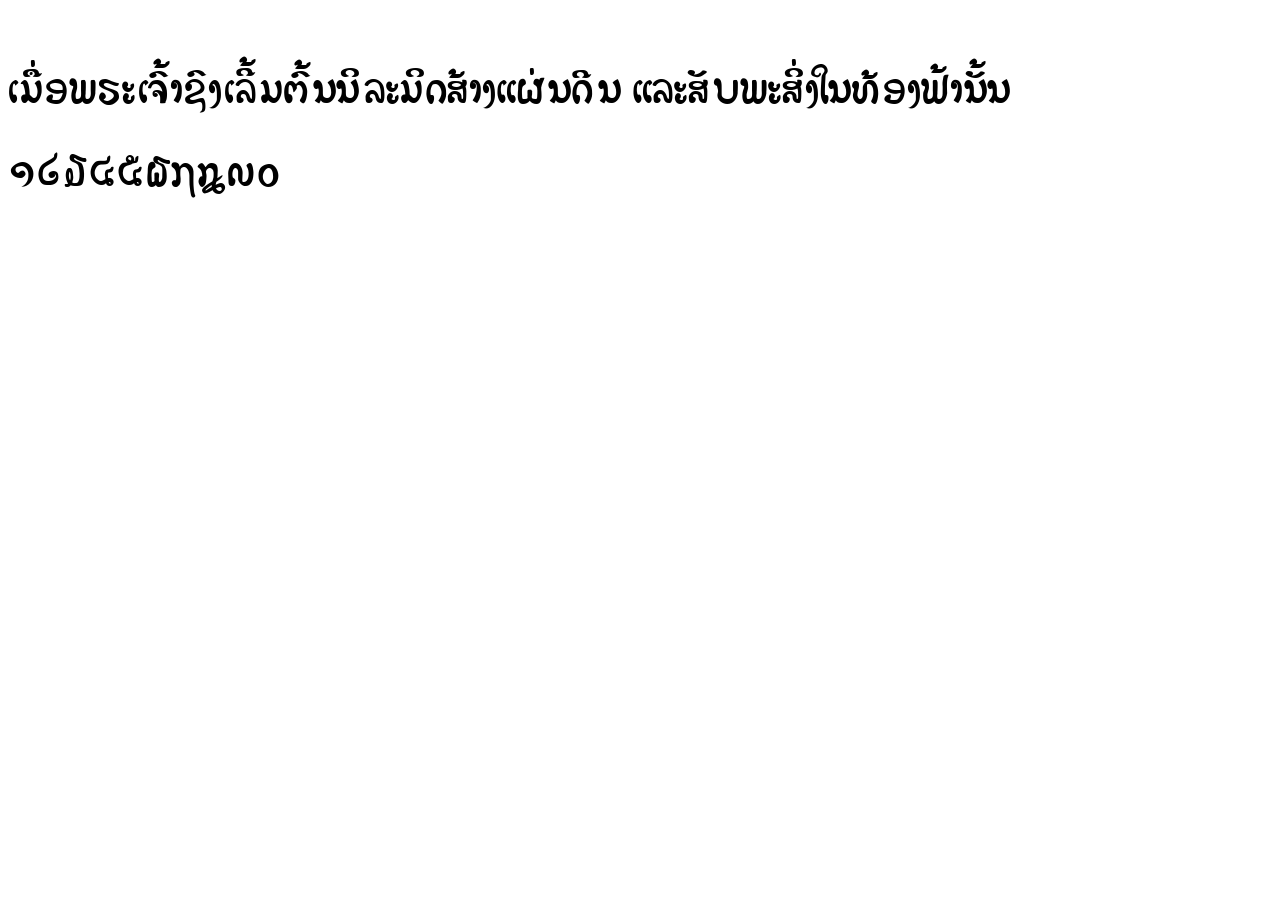
<file: example.html>
<!DOCTYPE html PUBLIC "-//W3C//DTD XHTML 1.0 Strict//EN" "http://www.w3.org/TR/xhtml1/DTD/xhtml1-strict.dtd">
<html lang="en" xml:lang="en" xmlns="http://www.w3.org/1999/xhtml">
<head>
<meta content="text/html; charset=utf-8" http-equiv="content-type"/>
<meta content="en-us" http-equiv="Content-Language"/>
<title>Kouang Si Waterfall Regular - Web Font Specimen</title>
<style type="text/css" media="screen">
body { font-size: 42px; font-family: "KouangSiWaterfall", Georgia; }
/* Webfont: KouangSiWaterfall-Regular */@font-face {
    font-family: 'KouangSiWaterfall';
    src: url('KouangSiWaterfall/Web-TT/KouangSiWaterfall-Regular.eot'); /* IE9 Compat Modes */
    src: url('KouangSiWaterfall/Web-TT/KouangSiWaterfall-Regular.eot?#iefix') format('embedded-opentype'), /* IE6-IE8 */
         url('KouangSiWaterfall/Web-TT/KouangSiWaterfall-Regular.woff') format('woff'), /* Modern Browsers */
         url('KouangSiWaterfall/Web-TT/KouangSiWaterfall-Regular.ttf') format('truetype'); /* Safari, Android, iOS */
             font-style: normal;
    font-weight: normal;
    text-rendering: optimizeLegibility;
}
</style>
</head>
<body>
<p contenteditable="true">ເມື່ອພຣະເຈົ້າຊົງເລີ້ມຕົ້ນນິລະມິດສ້າງແຜ່ນດີນ ແລະສັບພະສິ່ງໃນທ້ອງຟ້ານັ້ນ ໑໒໓໔໕໖໗໘໙໐</p>
</body>
</html>
</file>
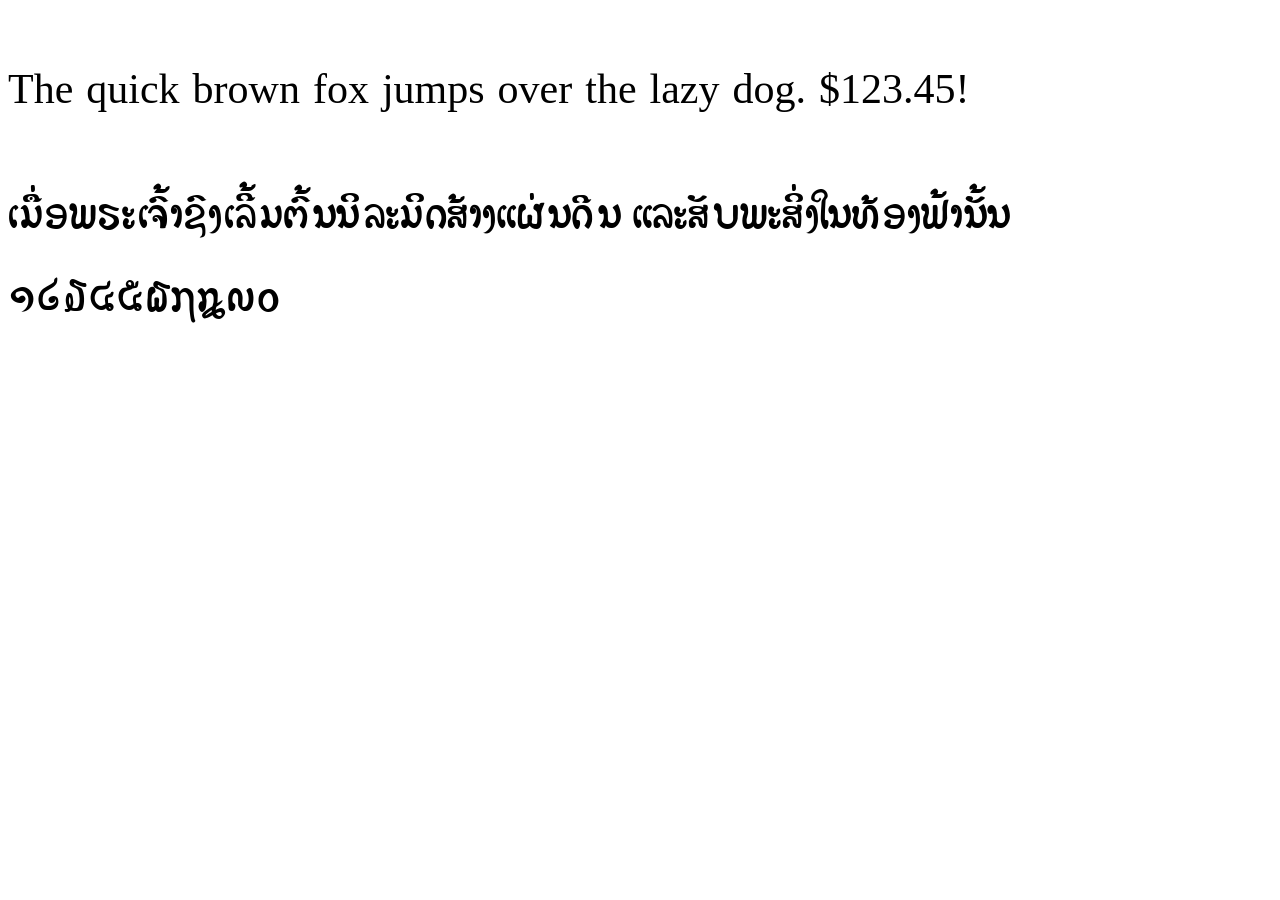
<file: KouangSiWaterfall/Web-TT/KouangSiWaterfall-Regular.html>
<!DOCTYPE html PUBLIC "-//W3C//DTD XHTML 1.0 Strict//EN" "http://www.w3.org/TR/xhtml1/DTD/xhtml1-strict.dtd">
<html lang="en" xml:lang="en" xmlns="http://www.w3.org/1999/xhtml">
<head>
<meta content="text/html; charset=utf-8" http-equiv="content-type"/>
<meta content="en-us" http-equiv="Content-Language"/>
<title>Kouang Si Waterfall Regular - Web Font Specimen</title>
<link rel="stylesheet" type="text/css" media="screen" href="KouangSiWaterfall-Regular.css" />
<style type="text/css" media="screen">
body { font-size: 42px; font-family: "KouangSiWaterfall", Georgia; }
</style>
</head>
<body>
<p contenteditable="true">The quick brown fox jumps over the lazy dog. $123.45!</p>
<p contenteditable="true">ເມື່ອພຣະເຈົ້າຊົງເລີ້ມຕົ້ນນິລະມິດສ້າງແຜ່ນດີນ ແລະສັບພະສິ່ງໃນທ້ອງຟ້ານັ້ນ ໑໒໓໔໕໖໗໘໙໐</p>
</body>
</html>
</file>
<file: KouangSiWaterfall/Web-TT/KouangSiWaterfall-Regular.css>
/* Webfont: KouangSiWaterfall-Regular */@font-face {
    font-family: 'KouangSiWaterfall';
    src: url('KouangSiWaterfall-Regular.eot'); /* IE9 Compat Modes */
    src: url('KouangSiWaterfall-Regular.eot?#iefix') format('embedded-opentype'), /* IE6-IE8 */
         url('KouangSiWaterfall-Regular.woff') format('woff'), /* Modern Browsers */
         url('KouangSiWaterfall-Regular.ttf') format('truetype'); /* Safari, Android, iOS */
             font-style: normal;
    font-weight: normal;
    text-rendering: optimizeLegibility;
}
</file>
